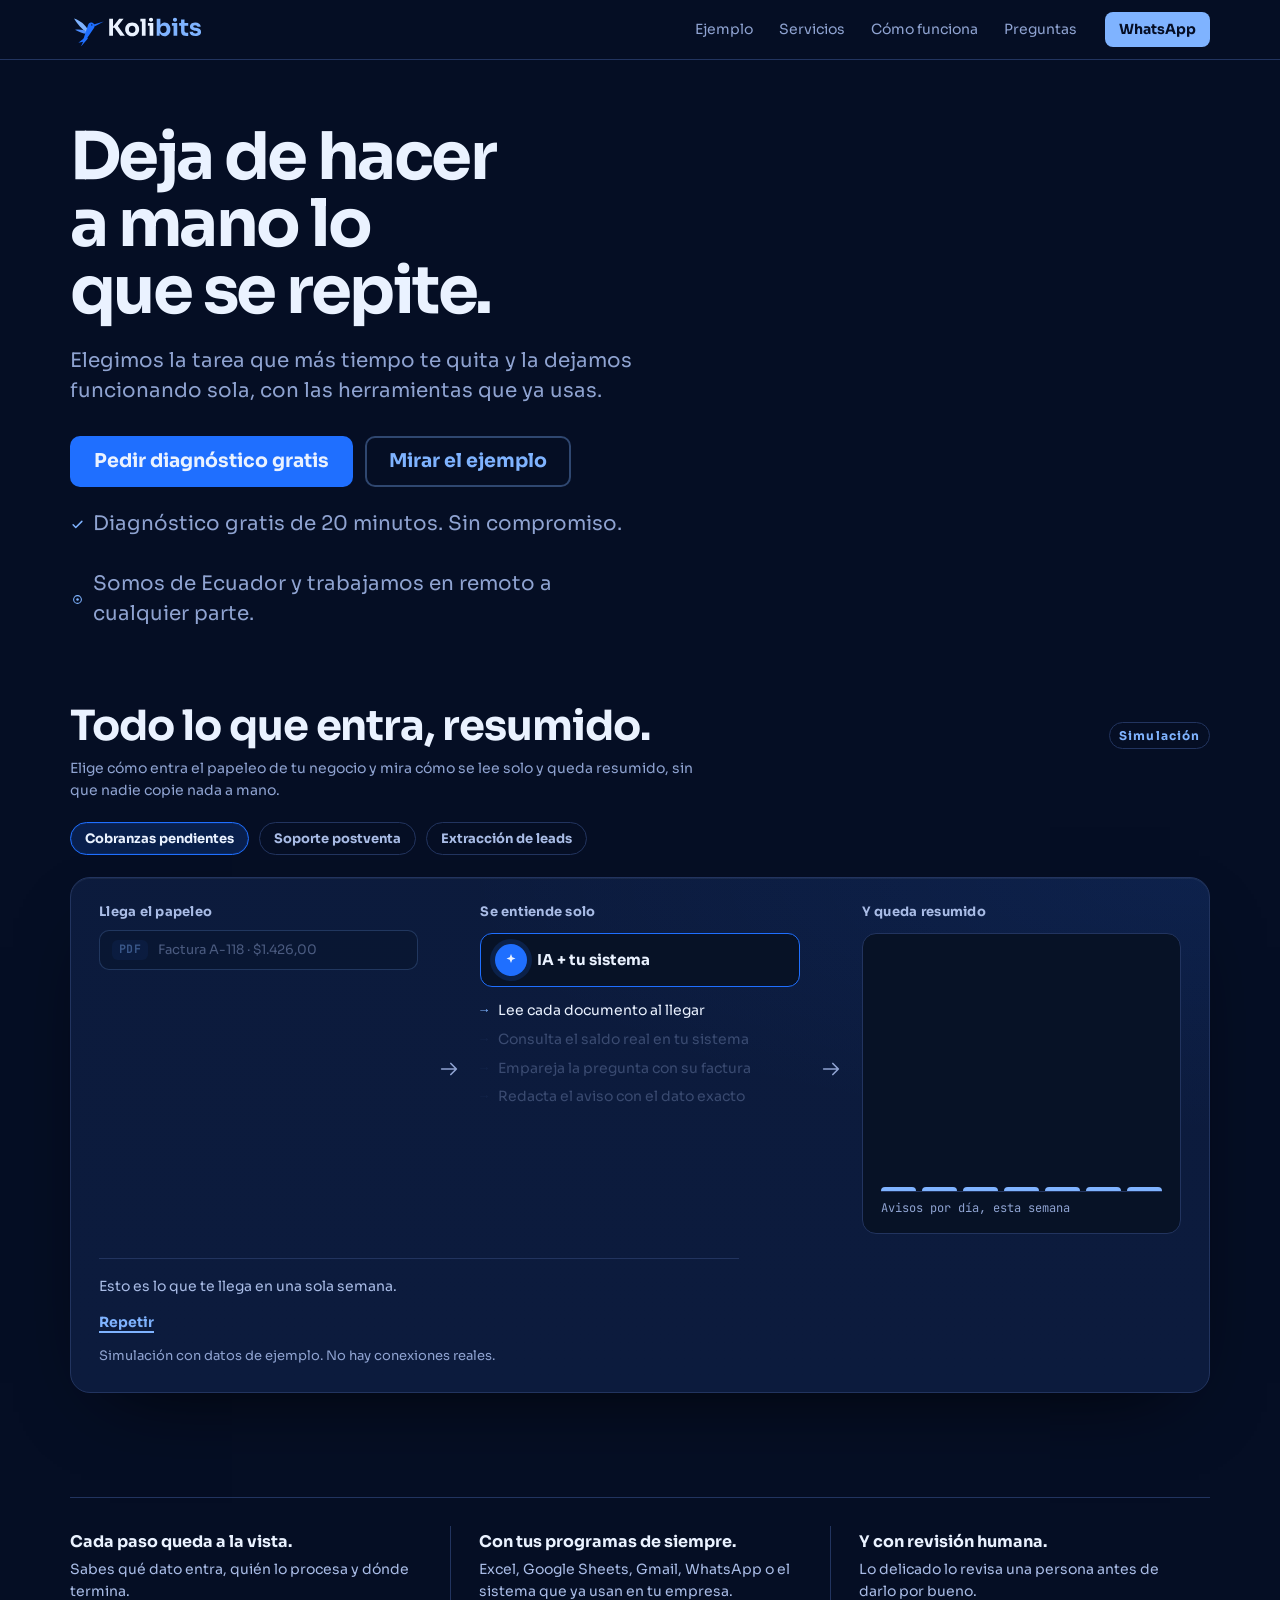
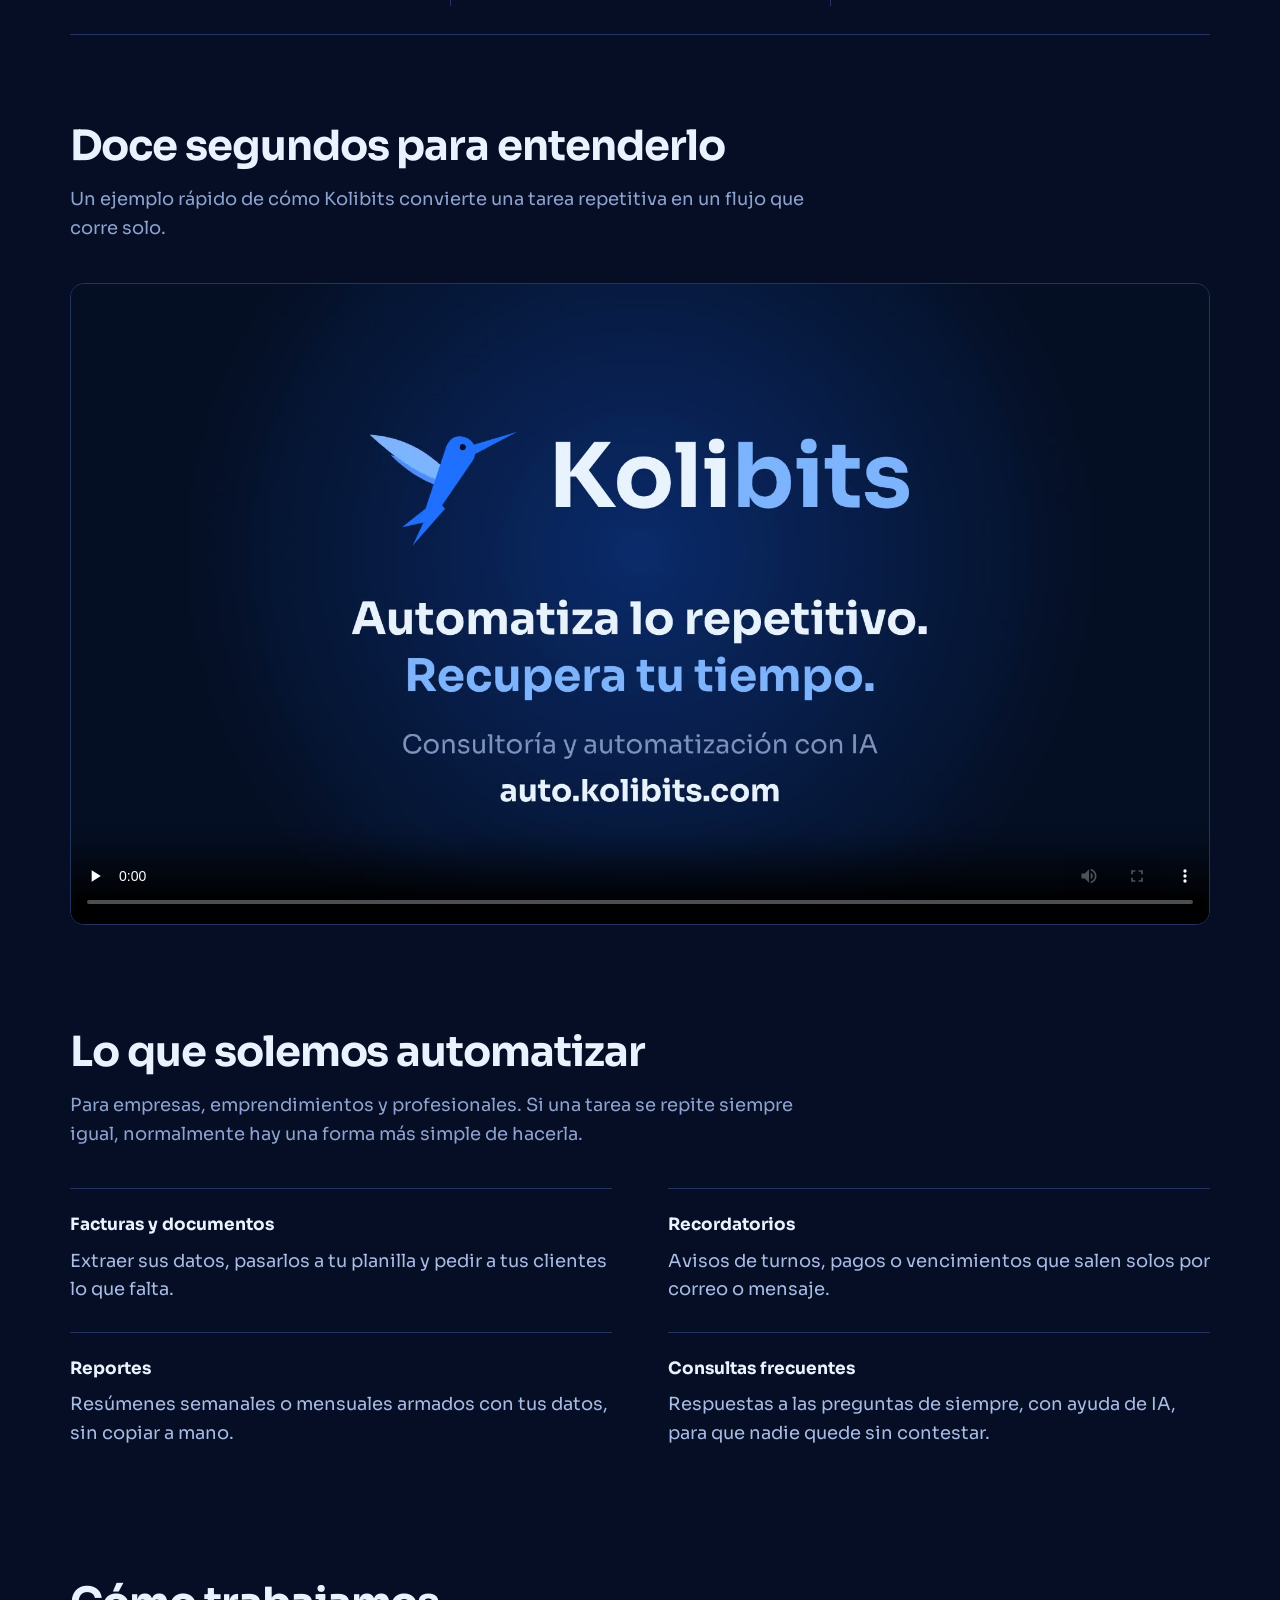
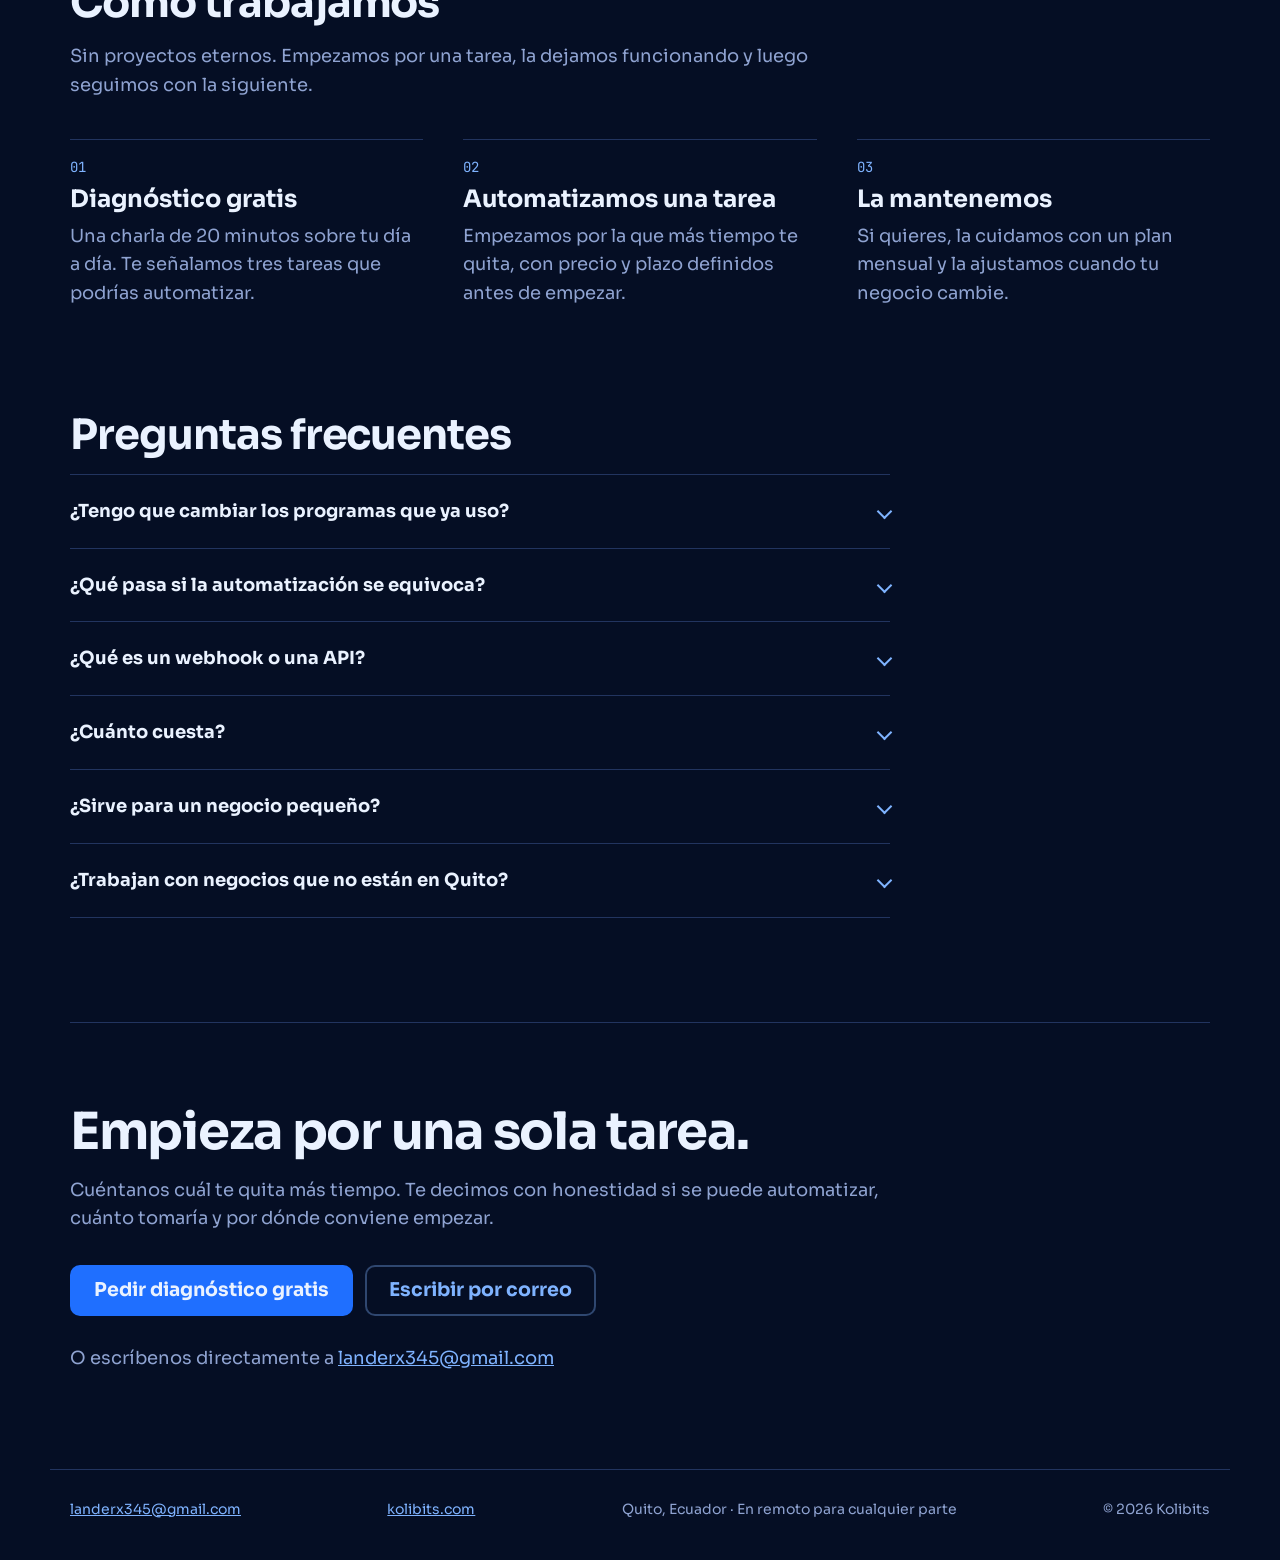
<file: auto.kolibits.com/index.html>
<!doctype html>
<html lang="es">
<head>
  <meta charset="utf-8">
  <meta name="viewport" content="width=device-width, initial-scale=1">
  <meta name="color-scheme" content="dark">
  <title>Automatización con IA para negocios y profesionales en Ecuador | Kolibits</title>
  <meta name="description" content="Automatizamos tareas repetitivas con IA para negocios y profesionales. Somos de Ecuador y trabajamos en remoto. Diagnóstico gratis de 20 minutos.">
  <link rel="canonical" href="https://kolibits.com/">
  <meta name="theme-color" content="#050E24">
  <meta property="og:type" content="website">
  <meta property="og:site_name" content="Kolibits">
  <meta property="og:locale" content="es_EC">
  <meta property="og:url" content="https://kolibits.com/">
  <meta property="og:title" content="Deja de hacer a mano lo que se repite | Kolibits">
  <meta property="og:description" content="Consultoría y automatización con IA para empresas, emprendimientos y profesionales. De Ecuador para donde lo necesites, con trabajo en remoto. Diagnóstico gratis.">
  <meta property="og:image" content="https://kolibits.com/assets/compartir.jpg">
  <meta property="og:image:width" content="1200">
  <meta property="og:image:height" content="630">
  <meta name="twitter:card" content="summary_large_image">
  <link rel="preload" href="assets/Sora-Regular.woff2" as="font" type="font/woff2" crossorigin>
  <link rel="preload" href="assets/Sora-Bold.woff2" as="font" type="font/woff2" crossorigin>
  <link rel="icon" href="assets/favicon.ico">
  <link rel="apple-touch-icon" href="assets/favicon-180.png">
  <link rel="stylesheet" href="styles.css?v=7">
  <script>document.documentElement.classList.add("js");</script>
</head>
<body>
  <header class="barra">
    <div class="barra-interior">
      <a class="barra-logo" href="https://kolibits.com" data-sitio="kolibits.com" aria-label="Ir a Kolibits">
        <img src="assets/logo-horizontal-para-fondo-oscuro.svg" alt="Kolibits" width="150" height="44">
      </a>
      <nav class="barra-nav" aria-label="Secciones">
        <a href="#demo">Ejemplo</a>
        <a href="#servicios">Servicios</a>
        <a href="#como-funciona">Cómo funciona</a>
        <a href="#preguntas">Preguntas</a>
      </nav>
      <a class="boton boton-compacto" data-contacto="whatsapp" href="https://wa.me/593963017682">WhatsApp</a>
    </div>
  </header>

  <main>
    <section class="inicio">
      <div class="inicio-texto">
        <h1>Deja de hacer a mano lo que se repite.</h1>
        <p>Elegimos la tarea que más tiempo te quita y la dejamos funcionando sola, con las herramientas que ya usas.</p>
        <div class="acciones">
          <a class="boton" data-contacto="whatsapp" href="https://wa.me/593963017682">Pedir diagnóstico gratis</a>
          <a class="boton boton-secundario" href="#demo" data-reproducir>Mirar el ejemplo</a>
        </div>
        <p class="nota">
          <svg viewBox="0 0 24 24" width="15" height="15" aria-hidden="true"><path d="M5 12.5l4.2 4.2L19 7" fill="none" stroke="currentColor" stroke-width="2.4" stroke-linecap="round" stroke-linejoin="round"/></svg>
          Diagnóstico gratis de 20 minutos. Sin compromiso.
        </p>
        <p class="nota">
          <svg viewBox="0 0 24 24" width="15" height="15" aria-hidden="true"><circle cx="12" cy="12" r="6.2" fill="none" stroke="currentColor" stroke-width="1.7"/><circle cx="12" cy="12" r="2" fill="currentColor"/></svg>
          Somos de Ecuador y trabajamos en remoto a cualquier parte.
        </p>
      </div>

    </section>

    <!-- Todo lo que entra, resumido: el papeleo entra, la IA lo entiende y queda en un tablero.
         El HTML muestra el estado final con datos de cobranzas; pipeline.js llena y anima el resto. -->
    <section class="seccion demo-seccion" id="demo">
      <div class="demo-cabecera">
        <h2>Todo lo que entra, resumido.</h2>
        <span class="pildora">Simulación</span>
      </div>
      <p class="demo-bajada">Elige cómo entra el papeleo de tu negocio y mira cómo se lee solo y queda resumido, sin que nadie copie nada a mano.</p>

      <div class="demo-casos" role="group" aria-label="Elige tu caso">
        <button type="button" class="chip" data-dolor="cobranzas" aria-pressed="true">Cobranzas pendientes</button>
        <button type="button" class="chip" data-dolor="soporte" aria-pressed="false">Soporte postventa</button>
        <button type="button" class="chip" data-dolor="leads" aria-pressed="false">Extracción de leads</button>
      </div>

      <div class="demo-panel" data-flujo-demo>
        <div class="demo-escena">
          <div class="carril" data-carril="entrada">
            <h3 class="carril-titulo">Llega el papeleo</h3>
            <ul class="demo-docs">
              <li class="doc">
                <span class="doc-tipo">PDF</span>
                <span class="doc-texto">Factura A-118 · $1.426,00</span>
              </li>
              <li class="doc">
                <span class="doc-tipo">PDF</span>
                <span class="doc-texto">Factura A-121 · $380,50</span>
              </li>
              <li class="doc">
                <span class="doc-tipo">Correo</span>
                <span class="doc-texto">«¿Cómo la puedo pagar?»</span>
              </li>
              <li class="doc">
                <span class="doc-tipo">Planilla</span>
                <span class="doc-texto">Clientes con saldo pendiente</span>
              </li>
            </ul>
          </div>
          <div class="escena-flecha" aria-hidden="true">
            <svg viewBox="0 0 24 24" width="22" height="22"><path d="M4 12h15m-5-6 6 6-6 6" fill="none" stroke="currentColor" stroke-width="1.8" stroke-linecap="round" stroke-linejoin="round"/></svg>
          </div>
          <div class="carril" data-carril="proceso">
            <h3 class="carril-titulo">Se entiende solo</h3>
            <div class="proceso-nucleo">
              <span class="nucleo-icono" aria-hidden="true">
                <svg viewBox="0 0 24 24" width="18" height="18"><path d="m12 4 1.7 4.3L18 10l-4.3 1.7L12 16l-1.7-4.3L6 10l4.3-1.7L12 4z" fill="currentColor"/></svg>
              </span>
              <strong>IA + tu sistema</strong>
            </div>
            <ol class="proceso-pasos">
              <li>Lee cada documento al llegar</li>
              <li>Consulta el saldo real en tu sistema</li>
              <li>Empareja la pregunta con su factura</li>
              <li>Redacta el aviso con el dato exacto</li>
            </ol>
          </div>
          <div class="escena-flecha" aria-hidden="true">
            <svg viewBox="0 0 24 24" width="22" height="22"><path d="M4 12h15m-5-6 6 6-6 6" fill="none" stroke="currentColor" stroke-width="1.8" stroke-linecap="round" stroke-linejoin="round"/></svg>
          </div>
          <div class="carril" data-carril="resumen">
            <h3 class="carril-titulo">Y queda resumido</h3>
            <div class="tablero">
              <dl class="tablero-cifras">
                <div><dd class="tablero-valor">14</dd><dt class="tablero-rotulo">Avisos enviados esta semana</dt></div>
                <div><dd class="tablero-valor">$6.214</dd><dt class="tablero-rotulo">Saldo en seguimiento</dt></div>
                <div><dd class="tablero-valor">3,5 h</dd><dt class="tablero-rotulo">De copia y pegado guardadas</dt></div>
              </dl>
              <div class="tablero-grafico">
                <div class="tablero-barras" data-barras>
                  <span style="--h:35%"></span>
                  <span style="--h:55%"></span>
                  <span style="--h:45%"></span>
                  <span style="--h:70%"></span>
                  <span style="--h:62%"></span>
                  <span style="--h:88%"></span>
                  <span style="--h:40%"></span>
                </div>
                <span class="tablero-caption" data-barras-caption>Avisos por día, esta semana</span>
              </div>
            </div>
          </div>
        </div>

        <p class="flujo-detalle">
          <span data-detalle aria-live="polite">Los avisos salieron solos, con el saldo exacto, y quedó registrado quién los recibió.</span>
        </p>
        <button type="button" class="flujo-repetir" data-repetir>Repetir</button>
        <p class="demo-nota">Simulación con datos de ejemplo. No hay conexiones reales.</p>
      </div>
    </section>

    <ul class="franja reveal" aria-label="Cómo trabajamos">
      <li><strong>Cada paso queda a la vista.</strong><span>Sabes qué dato entra, quién lo procesa y dónde termina.</span></li>
      <li><strong>Con tus programas de siempre.</strong><span>Excel, Google Sheets, Gmail, WhatsApp o el sistema que ya usan en tu empresa.</span></li>
      <li><strong>Y con revisión humana.</strong><span>Lo delicado lo revisa una persona antes de darlo por bueno.</span></li>
    </ul>

    <section class="seccion reveal">
      <h2>Doce segundos para entenderlo</h2>
      <p class="entrada">Un ejemplo rápido de cómo Kolibits convierte una tarea repetitiva en un flujo que corre solo.</p>
      <video aria-label="Anuncio de Kolibits: automatiza lo repetitivo" src="assets/video-pagina.mp4" poster="assets/video-pagina-portada.jpg" controls playsinline preload="none" width="1920" height="1080"></video>
    </section>

    <section class="seccion reveal" id="servicios">
      <h2>Lo que solemos automatizar</h2>
      <p class="entrada">Para empresas, emprendimientos y profesionales. Si una tarea se repite siempre igual, normalmente hay una forma más simple de hacerla.</p>
      <dl class="lista-servicios">
        <div><dt>Facturas y documentos</dt><dd>Extraer sus datos, pasarlos a tu planilla y pedir a tus clientes lo que falta.</dd></div>
        <div><dt>Recordatorios</dt><dd>Avisos de turnos, pagos o vencimientos que salen solos por correo o mensaje.</dd></div>
        <div><dt>Reportes</dt><dd>Resúmenes semanales o mensuales armados con tus datos, sin copiar a mano.</dd></div>
        <div><dt>Consultas frecuentes</dt><dd>Respuestas a las preguntas de siempre, con ayuda de IA, para que nadie quede sin contestar.</dd></div>
      </dl>
    </section>

    <section class="seccion reveal" id="como-funciona">
      <h2>Cómo trabajamos</h2>
      <p class="entrada">Sin proyectos eternos. Empezamos por una tarea, la dejamos funcionando y luego seguimos con la siguiente.</p>
      <ol class="pasos">
        <li><h3>Diagnóstico gratis</h3><p>Una charla de 20 minutos sobre tu día a día. Te señalamos tres tareas que podrías automatizar.</p></li>
        <li><h3>Automatizamos una tarea</h3><p>Empezamos por la que más tiempo te quita, con precio y plazo definidos antes de empezar.</p></li>
        <li><h3>La mantenemos</h3><p>Si quieres, la cuidamos con un plan mensual y la ajustamos cuando tu negocio cambie.</p></li>
      </ol>
    </section>

    <section class="seccion reveal" id="preguntas">
      <h2>Preguntas frecuentes</h2>
      <div class="faq">
        <details>
          <summary>¿Tengo que cambiar los programas que ya uso?</summary>
          <p>No. Trabajamos con lo que ya tienes: Excel, Google Sheets, Gmail, WhatsApp o el sistema de tu empresa. Si algo no se puede conectar, te lo decimos antes de empezar.</p>
        </details>
        <details>
          <summary>¿Qué pasa si la automatización se equivoca?</summary>
          <p>Cada tarea está hecha para avisar cuando algo no cuadra. En lo delicado (dinero, documentos o datos de clientes) se revisa antes de continuar, y probamos el flujo contigo antes de activarlo.</p>
        </details>
        <details>
          <summary>¿Qué es un webhook o una API?</summary>
          <p>Son las conexiones que permiten que dos programas se hablen solos. Tú no tienes que tocar nada: las configuramos nosotros y tú sigues usando tus programas de siempre.</p>
        </details>
        <details>
          <summary>¿Cuánto cuesta?</summary>
          <p>Depende de la tarea. En el diagnóstico gratis te damos un precio y un plazo antes de empezar, sin sorpresas. La primera conversación no se cobra.</p>
        </details>
        <details>
          <summary>¿Sirve para un negocio pequeño?</summary>
          <p>Sí. Cuanto más se repite una tarea, más se nota el ahorro. Empezamos por una sola, la que más tiempo te quita.</p>
        </details>
        <details>
          <summary>¿Trabajan con negocios que no están en Quito?</summary>
          <p>Sí. Somos de Ecuador, así que conocemos bien el terreno, pero casi todo se hace en remoto: la reunión se da por videollamada y las herramientas son las mismas desde cualquier ciudad. Deja el resultado funcionando sin importar dónde estén.</p>
        </details>
      </div>
    </section>

    <section class="seccion cierre reveal">
      <h2>Empieza por una sola tarea.</h2>
      <p>Cuéntanos cuál te quita más tiempo. Te decimos con honestidad si se puede automatizar, cuánto tomaría y por dónde conviene empezar.</p>
      <div class="acciones">
        <a class="boton" data-contacto="whatsapp" href="https://wa.me/593963017682">Pedir diagnóstico gratis</a>
        <a class="boton boton-secundario" data-contacto="correo" href="mailto:landerx345@gmail.com">Escribir por correo</a>
      </div>
      <p class="correo-directo">O escríbenos directamente a <a data-contacto="correo" data-rellenar href="mailto:landerx345@gmail.com">landerx345@gmail.com</a></p>
    </section>
  </main>

  <footer class="pie">
    <a data-contacto="correo" data-rellenar href="mailto:landerx345@gmail.com">landerx345@gmail.com</a>
    <a href="https://kolibits.com" data-sitio="kolibits.com">kolibits.com</a>
    <span>Quito, Ecuador · En remoto para cualquier parte</span>
    <span>© <span data-anio>2026</span> Kolibits</span>
  </footer>

  <script type="application/ld+json">
  {
    "@context": "https://schema.org",
    "@type": "ProfessionalService",
    "name": "Kolibits Automatizaciones",
    "url": "https://kolibits.com/",
    "image": "https://kolibits.com/assets/compartir.jpg",
    "description": "Consultoría y automatización con IA para empresas, emprendimientos y profesionales.",
    "address": { "@type": "PostalAddress", "addressLocality": "Quito", "addressCountry": "EC" },
    "areaServed": ["Quito", "Ecuador", "Servicio en remoto"]
  }
  </script>
  <script src="pipeline.js?v=3"></script>
  <script src="main.js?v=5"></script>
</body>
</html>
</file>
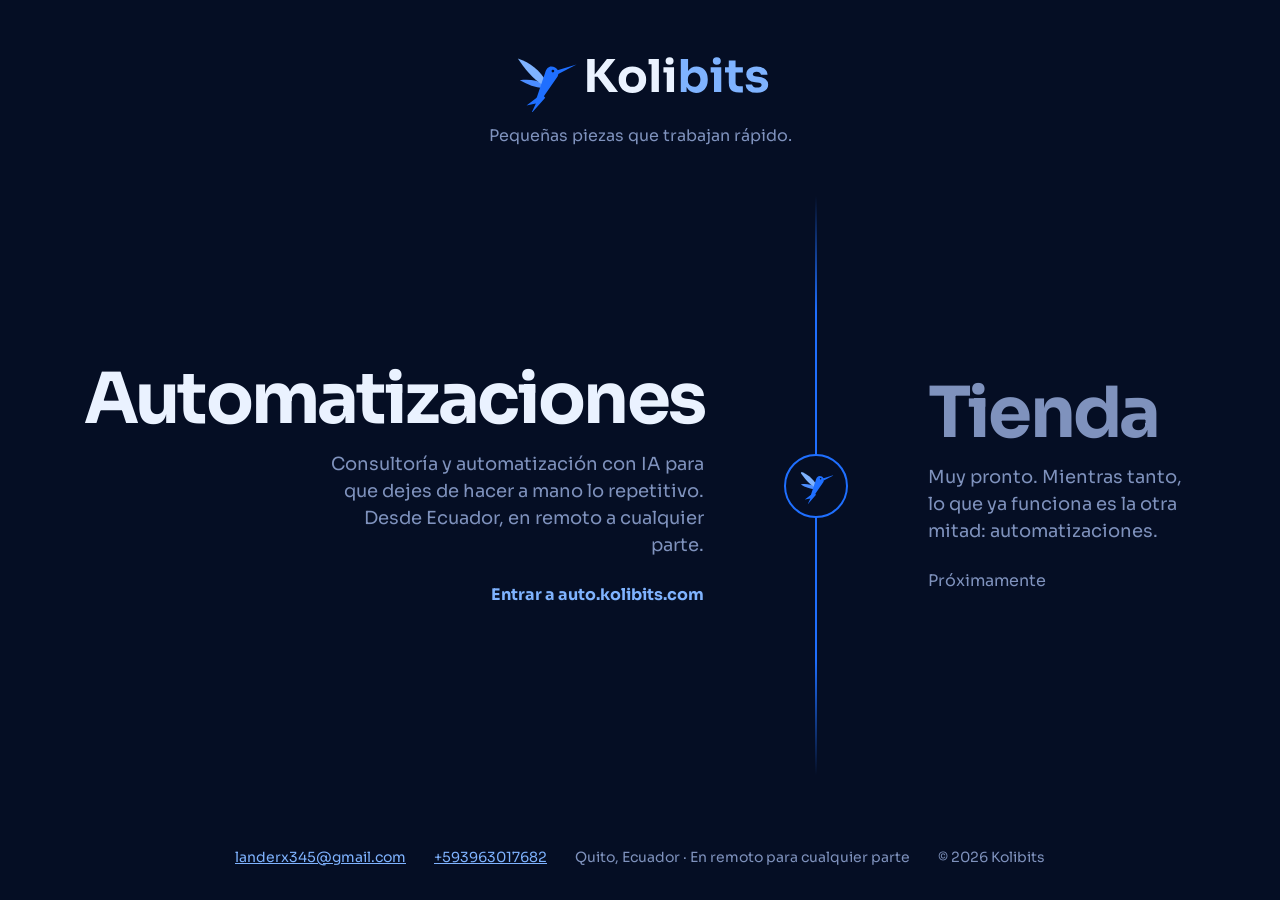
<file: kolibits.com/index.html>
<!doctype html>
<html lang="es">
<head>
  <meta charset="utf-8">
  <meta name="viewport" content="width=device-width, initial-scale=1">
  <title>Kolibits | Automatización con IA en Ecuador y tienda online</title>
  <meta name="description" content="Kolibits: pequeñas piezas que trabajan rápido. Consultoría y automatización con IA para negocios y profesionales. Somos de Ecuador y trabajamos en remoto. Muy pronto, una tienda online.">
  <link rel="canonical" href="https://kolibits.com/">
  <meta name="theme-color" content="#050E24">
  <meta property="og:type" content="website">
  <meta property="og:site_name" content="Kolibits">
  <meta property="og:locale" content="es_EC">
  <meta property="og:url" content="https://kolibits.com/">
  <meta property="og:title" content="Kolibits | Automatización con IA en Ecuador y tienda online">
  <meta property="og:description" content="Pequeñas piezas que trabajan rápido. Automatizaciones con IA desde Ecuador, en remoto a cualquier parte, y muy pronto una tienda online.">
  <meta property="og:image" content="https://kolibits.com/assets/compartir.png">
  <meta property="og:image:width" content="1200">
  <meta property="og:image:height" content="630">
  <meta name="twitter:card" content="summary_large_image">
  <link rel="preload" href="assets/Sora-Regular.woff2" as="font" type="font/woff2" crossorigin>
  <link rel="preload" href="assets/Sora-Bold.woff2" as="font" type="font/woff2" crossorigin>
  <link rel="icon" href="assets/favicon.ico">
  <link rel="apple-touch-icon" href="assets/favicon-180.png">
  <link rel="stylesheet" href="styles.css?v=2">
</head>
<body>
  <header class="marca">
    <h1><img class="logo" src="assets/logo-horizontal-para-fondo-oscuro.svg" alt="Kolibits" width="420" height="122"></h1>
    <p class="lema">Pequeñas piezas que trabajan rápido.</p>
  </header>

  <!-- Pantalla dividida: un proyecto a cada lado de la barra -->
  <main class="mitades" aria-label="Proyectos de Kolibits">
    <a class="mitad" href="https://auto.kolibits.com" data-sitio="auto.kolibits.com">
      <span class="mitad-nombre">Automatizaciones</span>
      <span class="mitad-texto">Consultoría y automatización con IA para que dejes de hacer a mano lo repetitivo. Desde Ecuador, en remoto a cualquier parte.</span>
      <span class="mitad-destino">Entrar a auto.kolibits.com</span>
    </a>

    <div class="barra" aria-hidden="true">
      <img src="assets/icono-azul.svg" alt="" width="64" height="64">
    </div>

    <div class="mitad mitad-pronto">
      <span class="mitad-nombre">Tienda</span>
      <span class="mitad-texto">Muy pronto. Mientras tanto, lo que ya funciona es la otra mitad: automatizaciones.</span>
      <span class="mitad-destino">Próximamente</span>
    </div>
  </main>

  <footer class="pie">
    <a data-contacto="correo"></a>
    <a data-contacto="whatsapp"></a>
    <span>Quito, Ecuador · En remoto para cualquier parte</span>
    <span>© <span data-anio>2026</span> Kolibits</span>
  </footer>

  <script type="application/ld+json">
  {
    "@context": "https://schema.org",
    "@type": "Organization",
    "name": "Kolibits",
    "url": "https://kolibits.com/",
    "logo": "https://kolibits.com/assets/compartir.png",
    "slogan": "Pequeñas piezas que trabajan rápido.",
    "description": "Automatización con IA para negocios y profesionales. Somos de Ecuador, con servicio en remoto a cualquier parte.",
    "address": { "@type": "PostalAddress", "addressLocality": "Quito", "addressCountry": "EC" },
    "areaServed": ["Quito", "Ecuador", "Servicio en remoto"]
  }
  </script>
  <script src="main.js?v=2"></script>
</body>
</html>
</file>
<file: auto.kolibits.com/styles.css>
/* Colores y tipografía de identidad-visual/paleta/colores.css */
@font-face { font-family: "Sora"; src: url("assets/Sora-Regular.woff2") format("woff2"); font-weight: 400; font-display: swap; }
@font-face { font-family: "Sora"; src: url("assets/Sora-Bold.woff2") format("woff2"); font-weight: 700; font-display: swap; }
@font-face { font-family: "JetBrains Mono"; src: url("assets/JetBrainsMono-Regular.woff2") format("woff2"); font-weight: 400; font-display: swap; }

:root {
  --noche: #050E24;
  --panel: #0C1B3D;
  --panel-hondo: #071226;
  --linea: #22345F;
  --gris: #8FA3D1;
  --gris-fuerte: #A9BCE6;
  --azul: #1F6FFF;
  --cielo: #7FB3FF;
  --hielo: #EAF2FF;
  --acento: #14B8A6;
  --acento-suave: rgba(20, 184, 166, 0.16);
  --mono: "JetBrains Mono", ui-monospace, "SFMono-Regular", monospace;
  /* Escala de tipos en cuarta perfecta (×1,333) desde 18 px */
  --t-chico: 0.875rem;
  --t-base: 1.125rem;
  --t-titulo: clamp(2.5rem, 5.2vw, 4.1rem);
}

html { scroll-behavior: smooth; scrollbar-color: var(--linea) var(--noche); }
* { box-sizing: border-box; margin: 0; padding: 0; }

body {
  font-family: "Sora", system-ui, sans-serif;
  font-size: var(--t-base);
  line-height: 1.6;
  color: var(--hielo);
  background: var(--noche);
  -webkit-tap-highlight-color: transparent;
}

::selection { background: var(--azul); color: var(--hielo); }
a { color: var(--cielo); }
a:focus-visible, button:focus-visible, summary:focus-visible { outline: 3px solid var(--cielo); outline-offset: 3px; }
[hidden] { display: none !important; }

main, .pie { width: min(100%, 1180px); margin-inline: auto; padding-inline: 20px; }

/* --- Barra --- */
.barra {
  position: sticky;
  top: 0;
  z-index: 30;
  background: var(--noche);
  border-bottom: 1px solid var(--linea);
}
.barra-interior {
  display: flex;
  align-items: center;
  gap: 28px;
  width: min(100%, 1180px);
  margin-inline: auto;
  padding: 12px 20px;
}
.barra-logo img { display: block; width: 132px; height: auto; }
.barra-nav { display: flex; gap: 26px; margin-left: auto; font-size: var(--t-chico); }
.barra-nav a { color: var(--gris); text-decoration: none; }
.barra-nav a:hover { color: var(--hielo); }

/* --- Textos --- */
h1 {
  font-size: var(--t-titulo);
  line-height: 1.02;
  letter-spacing: -0.04em;
  text-wrap: balance;
}
h2 {
  font-size: clamp(1.85rem, 3.4vw, 2.6rem);
  line-height: 1.15;
  letter-spacing: -0.025em;
  text-wrap: balance;
  margin-bottom: 14px;
}
h3 { font-size: 1.5rem; line-height: 1.3; margin-bottom: 6px; }
p { max-width: 64ch; text-wrap: pretty; }

.entrada { color: var(--gris); max-width: 58ch; margin-bottom: 40px; }

/* --- Botones --- */
.boton {
  display: inline-flex;
  align-items: center;
  justify-content: center;
  gap: 10px;
  padding: 14px 24px;
  border: 0;
  border-radius: 10px;
  background: var(--azul);
  color: var(--hielo);
  font: 700 1.1875rem / 1.2 "Sora", system-ui, sans-serif;
  text-decoration: none;
  cursor: pointer;
  transition: background 0.2s, transform 0.15s, box-shadow 0.2s;
}
.boton:hover { background: #3C82FF; box-shadow: 0 12px 28px -12px rgba(31, 111, 255, 0.35); }
.boton:active { transform: translateY(1px); }
.boton-secundario { background: transparent; color: var(--cielo); box-shadow: inset 0 0 0 2px rgba(127, 179, 255, 0.35); }
.boton-secundario:hover { background: rgba(127, 179, 255, 0.08); box-shadow: inset 0 0 0 2px rgba(127, 179, 255, 0.55); }
.boton-compacto { padding: 9px 14px; border-radius: 8px; background: var(--cielo); color: var(--noche); font-size: var(--t-chico); font-weight: 700; }
.boton-compacto:hover { background: #A6CBFF; }
.acciones { display: flex; flex-wrap: wrap; gap: 12px; }

/* --- Inicio: el texto toma el ancho y la demo vive debajo, a todo el alto --- */
.inicio { padding-block: 64px 44px; }
.inicio-texto { max-width: 46ch; }
.inicio-texto > p { margin: 22px 0 30px; color: var(--gris); font-size: 1.25rem; line-height: 1.5; }
.nota { display: flex; align-items: center; gap: 8px; margin-top: 18px; color: var(--gris); font-size: var(--t-chico); }
.nota svg { flex: none; color: var(--cielo); }

/* --- Demo en vivo --- */
.demo-panel {
  padding: 26px 28px;
  border: 1px solid var(--linea);
  border-radius: 20px;
  background:
    radial-gradient(120% 90% at 100% 0%, rgba(31, 111, 255, 0.08), transparent 55%),
    linear-gradient(180deg, rgba(12, 27, 61, 0.98), var(--panel));
  box-shadow: inset 0 1px 0 rgba(234, 242, 255, 0.06), 0 30px 80px -40px rgba(0, 0, 0, 0.9);
}
.demo-cabecera { display: flex; align-items: baseline; justify-content: space-between; gap: 12px; }
.demo-cabecera h2 { margin: 0; }
.pildora {
  flex: none;
  padding: 3px 9px;
  border: 1px solid var(--linea);
  border-radius: 999px;
  color: var(--cielo);
  font-size: 0.75rem;
  font-weight: 700;
  letter-spacing: 0.09em;
}
.demo-bajada { margin-top: 6px; color: var(--gris); font-size: var(--t-chico); }

.demo-casos { display: flex; flex-wrap: wrap; gap: 10px; margin: 20px 0 22px; }
.chip {
  padding: 8px 14px;
  border: 1px solid var(--linea);
  border-radius: 999px;
  background: transparent;
  color: var(--gris-fuerte);
  font: 600 0.8125rem / 1.2 "Sora", system-ui, sans-serif;
  cursor: pointer;
  transition: color 0.2s, border-color 0.2s, background 0.2s, transform 0.15s;
}
.chip:hover { color: var(--hielo); border-color: var(--gris-fuerte); }
.chip:active { transform: translateY(1px); }
.chip[aria-pressed="true"] { color: var(--hielo); border-color: var(--azul); background: rgba(31, 111, 255, 0.18); box-shadow: 0 0 0 1px rgba(31, 111, 255, 0.12) inset; }

/* La escena: papeleo entra → la IA lo entiende → queda resumido */
.demo-escena {
  display: grid;
  grid-template-columns: minmax(0, 1fr) auto minmax(0, 1fr) auto minmax(0, 1fr);
  gap: 20px;
  align-items: start;
}
.escena-flecha { display: grid; place-items: center; align-self: center; color: var(--gris); }

.carril-titulo {
  margin: 0 0 12px;
  color: var(--gris-fuerte);
  font-size: 0.8125rem;
  letter-spacing: 0.02em;
}

/* Carril 1: los documentos que llegan */
.demo-docs { display: grid; gap: 10px; list-style: none; }
.doc {
  display: flex;
  align-items: center;
  gap: 10px;
  padding: 9px 12px;
  border: 1px solid var(--linea);
  border-radius: 10px;
  background: var(--panel-hondo);
  transition: border-color 0.25s, opacity 0.3s, transform 0.3s;
}
.doc.activo { border-color: rgba(127, 179, 255, 0.5); }
.doc.enviando { opacity: 0.4; transform: translateY(-3px); }
.doc-tipo {
  flex: none;
  padding: 2px 7px;
  border-radius: 6px;
  background: rgba(31, 111, 255, 0.14);
  color: var(--cielo);
  font: 600 0.6875rem / 1.4 var(--mono);
  letter-spacing: 0.04em;
  text-transform: uppercase;
}
.doc-texto {
  overflow: hidden;
  color: var(--gris-fuerte);
  font-size: 0.8125rem;
  line-height: 1.45;
  text-overflow: ellipsis;
  white-space: nowrap;
}
.doc.enviado .doc-texto::after { content: " ✓"; color: var(--acento); }

/* Carril 2: el núcleo de IA y lo que hace */
.proceso-nucleo {
  display: flex;
  align-items: center;
  gap: 10px;
  margin-bottom: 14px;
  padding: 10px 14px;
  border: 1px solid var(--linea);
  border-radius: 12px;
  background: var(--panel-hondo);
  font-size: 0.9375rem;
  font-weight: 700;
  transition: border-color 0.3s, box-shadow 0.3s;
}
.nucleo-icono {
  display: grid;
  place-items: center;
  flex: none;
  width: 32px;
  height: 32px;
  border-radius: 50%;
  background: rgba(31, 111, 255, 0.14);
  color: var(--cielo);
  transition: background 0.3s, color 0.3s, box-shadow 0.3s;
}
.proceso-nucleo.activo { border-color: var(--azul); }
.proceso-nucleo.activo .nucleo-icono {
  background: var(--azul);
  color: var(--hielo);
  box-shadow: 0 0 0 5px rgba(31, 111, 255, 0.16);
}
.proceso-nucleo.logrado { border-color: rgba(20, 184, 166, 0.55); }
.proceso-nucleo.logrado .nucleo-icono {
  background: var(--acento);
  color: var(--noche);
  box-shadow: 0 0 0 5px var(--acento-suave);
}
.proceso-pasos { display: grid; gap: 9px; list-style: none; }
.proceso-pasos li {
  position: relative;
  padding-left: 18px;
  color: var(--gris);
  font-size: 0.875rem;
  line-height: 1.4;
  transition: color 0.3s;
}
.proceso-pasos li::before {
  content: "→";
  position: absolute;
  left: 0;
  top: 0;
  color: var(--linea);
  font: 400 0.8125rem / 1.4 var(--mono);
  transition: color 0.3s;
}
.proceso-pasos li.activo { color: var(--hielo); }
.proceso-pasos li.activo::before { color: var(--cielo); }

/* Carril 3: el tablero donde la semana queda contada */
.tablero {
  display: grid;
  gap: 16px;
  padding: 16px 18px;
  border: 1px solid var(--linea);
  border-radius: 14px;
  background: var(--panel-hondo);
  transition: border-color 0.35s, box-shadow 0.35s;
}
.tablero.activo {
  border-color: rgba(20, 184, 166, 0.55);
  box-shadow: 0 22px 48px -26px rgba(0, 0, 0, 0.6);
}
.tablero-cifras { display: grid; }
.tablero-cifras > div {
  display: grid;
  grid-template-columns: minmax(0, 1fr) auto;
  align-items: baseline;
  gap: 12px;
  padding: 9px 0;
  transition: opacity 0.4s, transform 0.4s;
}
.tablero-cifras > div + div { border-top: 1px solid var(--linea); }
.tablero-valor {
  font-size: 1.375rem;
  font-weight: 700;
  letter-spacing: -0.02em;
  font-variant-numeric: tabular-nums;
}
.tablero-rotulo { color: var(--gris); font-size: 0.8125rem; line-height: 1.35; text-align: right; }
.tablero-grafico { display: grid; gap: 8px; }
.tablero-barras {
  display: flex;
  align-items: flex-end;
  gap: 6px;
  height: 64px;
  padding-top: 6px;
  border-bottom: 1px solid var(--linea);
}
.tablero-barras span {
  flex: 1;
  height: var(--h);
  min-height: 4px;
  border-radius: 4px 4px 0 0;
  background: var(--cielo);
  transition: height 0.55s cubic-bezier(0.22, 0.9, 0.3, 1);
}
.tablero-caption { color: var(--gris); font: 400 0.75rem / 1.4 var(--mono); }

/* Estados de la animación: solo cuando JavaScript maneja la jugada.
   Sin JS, la página muestra la escena completa y estática. */
.js .demo-escena.en-juego .doc:not(.activo) { opacity: 0; transform: translateX(-14px); }
.js .demo-escena.en-juego .proceso-nucleo:not(.activo) { opacity: 0.45; }
.js .demo-escena.en-juego .proceso-pasos li:not(.activo) { opacity: 0.35; }
.js .tablero-cifras > div:not(.activo) { opacity: 0; transform: translateY(6px); }
.js .tablero-grafico:not(.activo) .tablero-barras span { height: 4px; transition: none; }
.js .tablero-grafico.activo .tablero-barras span:nth-child(2) { transition-delay: 60ms; }
.js .tablero-grafico.activo .tablero-barras span:nth-child(3) { transition-delay: 120ms; }
.js .tablero-grafico.activo .tablero-barras span:nth-child(4) { transition-delay: 180ms; }
.js .tablero-grafico.activo .tablero-barras span:nth-child(5) { transition-delay: 240ms; }
.js .tablero-grafico.activo .tablero-barras span:nth-child(6) { transition-delay: 300ms; }
.js .tablero-grafico.activo .tablero-barras span:nth-child(7) { transition-delay: 360ms; }

/* Cuando la pantalla es angosta, la escena apila sus tres carriles */
@media (max-width: 900px) {
  .demo-escena { grid-template-columns: 1fr; gap: 14px; }
  .escena-flecha { padding: 2px 0; transform: rotate(90deg); }
}

.flujo-detalle {
  min-height: 3em;
  padding-top: 16px;
  margin-top: 24px;
  border-top: 1px solid var(--linea);
  color: var(--gris-fuerte);
  font-size: var(--t-chico);
}

.flujo-repetir {
  margin-top: 10px;
  padding: 4px 0;
  border: 0;
  background: none;
  color: var(--cielo);
  font: 700 var(--t-chico) / 1.2 "Sora", system-ui, sans-serif;
  text-decoration: underline;
  text-decoration-thickness: 1.5px;
  text-underline-offset: 4px;
  cursor: pointer;
}
.flujo-repetir:hover { color: var(--hielo); }
.demo-nota { margin-top: 10px; color: var(--gris); font-size: 0.8125rem; }

/* --- Franja de confianza --- */
.franja {
  display: grid;
  grid-template-columns: repeat(3, 1fr);
  margin-bottom: 88px;
  padding-block: 28px;
  border-block: 1px solid var(--linea);
  list-style: none;
}
.franja li { padding: 4px 28px; border-left: 1px solid var(--linea); color: var(--gris-fuerte); font-size: var(--t-chico); line-height: 1.55; position: relative; }
.franja li:first-child { padding-left: 0; border-left: 0; }
.franja strong { display: block; margin-bottom: 4px; color: var(--hielo); font-size: 1rem; }
.franja li::before {
  content: "";
  position: absolute;
  top: -28px;
  left: 28px;
  right: 28px;
  height: 2px;
  background: linear-gradient(90deg, var(--acento), var(--azul));
  opacity: 0;
  transition: opacity 0.25s;
}
.franja li:first-child::before { left: 0; }
.franja li:hover::before { opacity: 0.9; }

/* --- Secciones --- */
.seccion { padding-block: 0 104px; }
.seccion[id], #demo { scroll-margin-top: 90px; }

video {
  display: block;
  width: 100%;
  height: auto;
  border: 1px solid var(--linea);
  border-radius: 14px;
  background: var(--panel);
}

.lista-servicios { display: grid; grid-template-columns: repeat(2, 1fr); gap: 0 56px; }
.lista-servicios > div { padding: 22px 0 28px; border-top: 1px solid var(--linea); transition: border-color 0.2s; }
.lista-servicios > div:hover { border-top-color: rgba(127, 179, 255, 0.35); }
.lista-servicios dt { margin-bottom: 8px; font-weight: 700; font-size: 1.0625rem; }
.lista-servicios dd { max-width: 44ch; color: var(--gris-fuerte); }

/* Pasos en orden real: números de recorrido en la voz de datos del sitio */
.pasos { display: grid; grid-template-columns: repeat(3, 1fr); gap: 40px; list-style: none; counter-reset: paso; }
.pasos li { position: relative; padding-top: 20px; border-top: 1px solid var(--linea); counter-increment: paso; }
.pasos li::before {
  content: counter(paso, decimal-leading-zero);
  display: block;
  margin-bottom: 10px;
  color: var(--cielo);
  font: 400 0.875rem / 1 var(--mono);
}
.pasos p { color: var(--gris); }

/* --- Preguntas --- */
.faq { max-width: 820px; border-top: 1px solid var(--linea); }
.faq details { border-bottom: 1px solid var(--linea); }
.faq summary {
  display: flex;
  align-items: baseline;
  justify-content: space-between;
  gap: 20px;
  padding: 22px 0;
  font-weight: 700;
  cursor: pointer;
  list-style: none;
  transition: color 0.2s;
}
.faq summary:hover { color: var(--cielo); }
.faq summary::-webkit-details-marker { display: none; }
.faq summary::after {
  content: "";
  flex: none;
  width: 9px;
  height: 9px;
  margin-top: 6px;
  border-right: 2px solid var(--cielo);
  border-bottom: 2px solid var(--cielo);
  transform: rotate(45deg);
  transition: transform 0.2s;
}
.faq details[open] summary::after { transform: rotate(225deg); }
.faq p { max-width: 72ch; padding-bottom: 22px; color: var(--gris-fuerte); }

/* --- Cierre --- */
.cierre { padding-block: 80px 96px; border-top: 1px solid var(--linea); }
.cierre h2 { max-width: 18ch; font-size: clamp(2rem, 5vw, 3.2rem); }
.cierre > p { margin: 4px 0 32px; color: var(--gris); }
.cierre .correo-directo { margin: 28px 0 0; }

.pie {
  display: flex;
  justify-content: space-between;
  gap: 16px;
  padding-block: 28px 40px;
  border-top: 1px solid var(--linea);
  color: var(--gris);
  font-size: var(--t-chico);
}

/* --- Aparición suave al hacer scroll --- */
.js .reveal {
  opacity: 0;
  transform: translateY(18px);
  transition: opacity 0.45s ease, transform 0.45s ease;
}
.js .reveal.in-view { opacity: 1; transform: none; }

.js .video-marco.is-ready { opacity: 1; }

/* --- Adaptación --- */
@media (max-width: 1080px) {
  .inicio { padding-block: 44px 36px; }
  .inicio-texto { max-width: 52ch; }
}

@media (max-width: 900px) {
  .barra-nav { display: none; }
  .barra-interior { justify-content: space-between; }
}

@media (max-width: 820px) {
  .franja { grid-template-columns: 1fr; margin-bottom: 72px; padding-block: 6px; }
  .franja li { padding: 16px 0; border-left: 0; border-top: 1px solid var(--linea); }
  .franja li:first-child { border-top: 0; }
  .lista-servicios, .pasos { grid-template-columns: 1fr; }
  .pasos li { padding-top: 16px; }
  .seccion { padding-bottom: 80px; }
  .cierre { padding-block: 64px 80px; }
}

@media (max-width: 560px) {
  .demo-panel { padding: 20px 16px; }
  .acciones .boton { flex: 1 1 100%; }
  .pie { flex-direction: column; gap: 6px; }
}

@media (prefers-reduced-motion: reduce) {
  html { scroll-behavior: auto; }
  *, *::before, *::after { animation: none !important; transition: none !important; }
}
</file>
<file: kolibits.com/styles.css>
/* Colores y tipografía de identidad-visual/paleta/colores.css */
@font-face { font-family: "Sora"; src: url("assets/Sora-Regular.woff2") format("woff2"); font-weight: 400; font-display: swap; }
@font-face { font-family: "Sora"; src: url("assets/Sora-Bold.woff2") format("woff2"); font-weight: 700; font-display: swap; }

:root {
  --noche: #050E24;
  --panel: #0C1B3D;
  --linea: #22345F;
  --gris: #7F92BD;
  --azul: #1F6FFF;
  --cielo: #7FB3FF;
  --hielo: #EAF2FF;
}

* { box-sizing: border-box; margin: 0; padding: 0; }

body {
  min-height: 100vh;
  display: grid;
  grid-template-rows: auto 1fr auto;
  font-family: "Sora", system-ui, sans-serif;
  line-height: 1.5;
  color: var(--hielo);
  background: var(--noche);
}

.marca { padding: 48px 20px 0; text-align: center; }
.logo { display: block; width: min(64vw, 260px); height: auto; margin-inline: auto; }
.lema { margin-top: 12px; color: var(--gris); }

/* --- Pantalla dividida --- */
.mitades {
  display: grid;
  grid-template-columns: 1fr auto 1fr;
  width: min(100%, 1280px);
  margin-inline: auto;
  padding: 48px 20px;
}

.mitad {
  display: flex;
  flex-direction: column;
  justify-content: center;
  gap: 16px;
  min-height: 52vh;
  padding: 48px clamp(24px, 5vw, 72px);
  border-radius: 28px;
  color: inherit;
  text-decoration: none;
  transition: background 0.25s;
}
/* Cada lado se alinea hacia la barra del medio */
.mitad:first-child { align-items: flex-end; text-align: right; }
.mitad:last-child { align-items: flex-start; text-align: left; }

.mitad-nombre {
  font-size: clamp(2.2rem, 5.5vw, 4.75rem);
  font-weight: 700;
  line-height: 1;
  letter-spacing: -0.04em;
}
.mitad-texto { max-width: 30ch; color: var(--gris); font-size: 1.125rem; }
.mitad-destino { margin-top: 8px; font-weight: 700; color: var(--cielo); }

a.mitad:hover { background: var(--panel); }
a.mitad:hover .mitad-destino { text-decoration: underline; }
a.mitad:focus-visible { outline: 3px solid var(--cielo); outline-offset: 4px; }

.mitad-pronto .mitad-nombre { color: var(--gris); }
.mitad-pronto .mitad-destino { color: var(--gris); font-weight: 400; }

/* La barra del medio: una línea vertical con el colibrí en el centro */
.barra {
  position: relative;
  display: grid;
  place-items: center;
  width: 96px;
}
.barra::before {
  content: "";
  position: absolute;
  top: 0;
  bottom: 0;
  left: 50%;
  width: 2px;
  translate: -50% 0;
  background: linear-gradient(transparent, var(--azul) 20%, var(--azul) 80%, transparent);
}
.barra img {
  position: relative;
  width: 64px;
  height: 64px;
  padding: 10px;
  border: 2px solid var(--azul);
  border-radius: 50%;
  background: var(--noche);
}

.pie {
  display: flex;
  flex-wrap: wrap;
  justify-content: center;
  gap: 8px 28px;
  padding: 24px 20px 32px;
  font-size: 0.875rem;
  color: var(--gris);
}
.pie a { color: var(--cielo); }

[hidden] { display: none !important; }
[data-contacto]:not([href]) { visibility: hidden; }

/* En el celular las mitades se apilan y la barra pasa a ser horizontal */
@media (max-width: 760px) {
  .mitades { grid-template-columns: 1fr; padding-block: 24px; }
  .mitad { min-height: 0; padding: 32px 24px; }
  .mitad:first-child, .mitad:last-child { align-items: center; text-align: center; }
  .barra { width: auto; height: 80px; }
  .barra::before {
    top: 50%;
    bottom: auto;
    left: 10%;
    right: 10%;
    width: auto;
    height: 2px;
    translate: 0 -50%;
    background: linear-gradient(90deg, transparent, var(--azul) 20%, var(--azul) 80%, transparent);
  }
}

@media (prefers-reduced-motion: reduce) {
  * { transition: none !important; }
}
</file>
